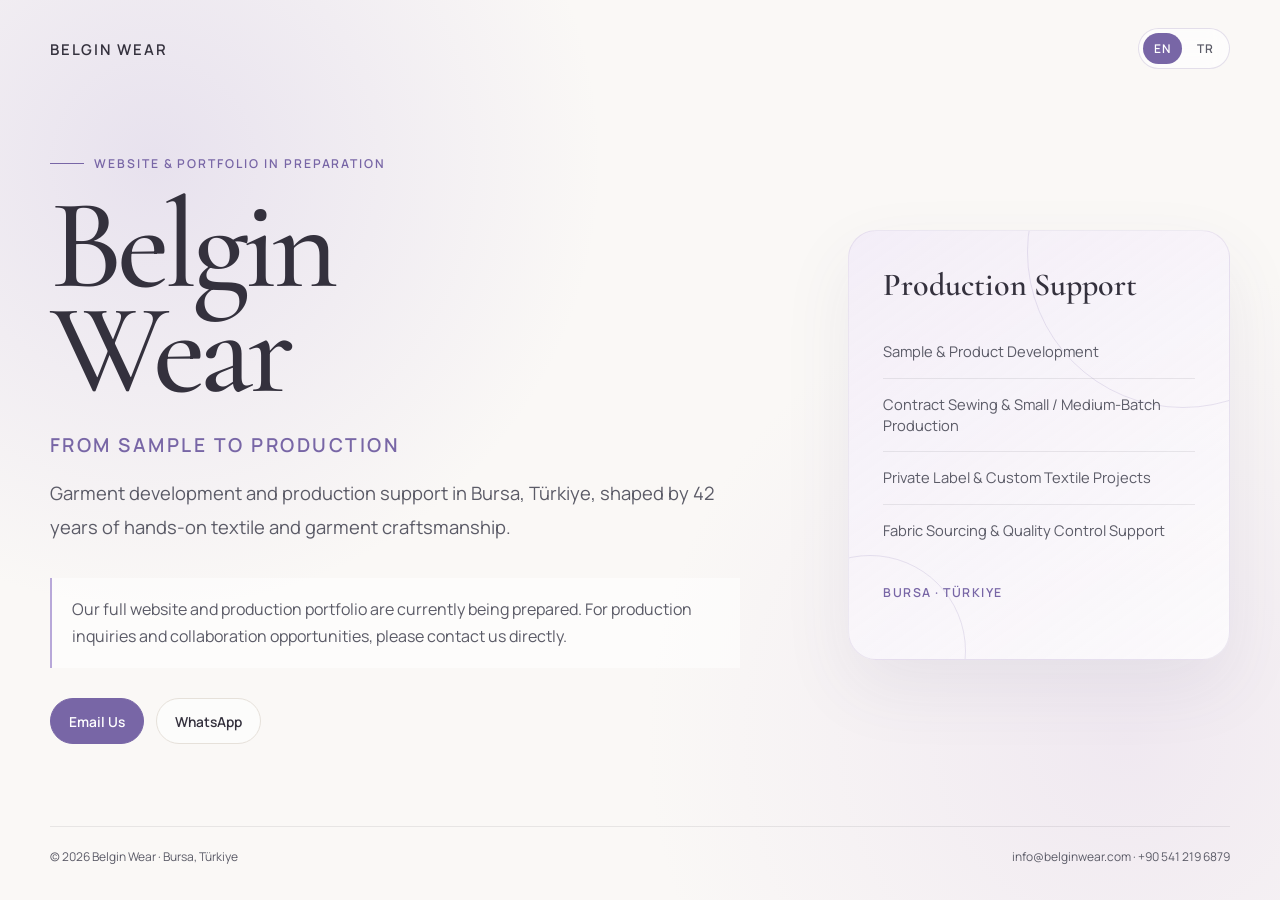
<file: index.html.html>
<!DOCTYPE html>
<html lang="en">
<head>
  <meta charset="UTF-8" />
  <meta name="viewport" content="width=device-width, initial-scale=1.0" />
  <title>Belgin Wear | Garment & Textile Production in Bursa, Türkiye</title>
  <meta name="description" content="Belgin Wear provides garment development and production support in Bursa, Türkiye, shaped by 42 years of hands-on textile and garment craftsmanship." />
  <meta name="robots" content="noindex, nofollow" />
  <link rel="canonical" href="https://belginwear.com/" />
  <meta property="og:type" content="website" />
  <meta property="og:site_name" content="Belgin Wear" />
  <meta property="og:title" content="Belgin Wear | From Sample to Production" />
  <meta property="og:description" content="Our full website and production portfolio are currently being prepared. For production inquiries and collaborations, contact Belgin Wear." />
  <meta property="og:url" content="https://belginwear.com/" />
  <meta name="theme-color" content="#FAF8F6" />
  <link rel="preconnect" href="https://fonts.googleapis.com" />
  <link rel="preconnect" href="https://fonts.gstatic.com" crossorigin />
  <link href="https://fonts.googleapis.com/css2?family=Cormorant+Garamond:wght@500;600&family=Manrope:wght@400;500;600&display=swap" rel="stylesheet" />
  <style>
    :root{--primary:#7866A6;--secondary:#8E7CC3;--lavender:#B8A8D9;--mauve:#DCCBE6;--lilac:#F2ECF7;--background:#FAF8F6;--stone:#E6E1DA;--text:#5B5B67;--heading:#34313D;--white:#FFFFFF;--max-width:1180px}
    *{box-sizing:border-box} html{scroll-behavior:smooth}
    body{margin:0;min-height:100vh;font-family:"Manrope",Arial,sans-serif;color:var(--text);background:radial-gradient(circle at 12% 18%,rgba(184,168,217,.28),transparent 28rem),radial-gradient(circle at 88% 82%,rgba(220,203,230,.34),transparent 30rem),var(--background)}
    a{color:inherit}.page{min-height:100vh;display:flex;flex-direction:column}
    .topbar{width:min(calc(100% - 40px),var(--max-width));margin:0 auto;padding:28px 0 12px;display:flex;justify-content:space-between;align-items:center;gap:24px}
    .brand{text-decoration:none;color:var(--heading);letter-spacing:.12em;font-size:.93rem;font-weight:600}
    .language-switch{display:inline-flex;gap:4px;padding:4px;border:1px solid rgba(120,102,166,.2);border-radius:999px;background:rgba(255,255,255,.62);backdrop-filter:blur(10px)}
    .language-switch button{border:0;background:transparent;color:var(--text);font:inherit;font-size:.75rem;font-weight:600;letter-spacing:.08em;padding:7px 11px;border-radius:999px;cursor:pointer}
    .language-switch button[aria-pressed="true"]{color:var(--white);background:var(--primary)}
    main{flex:1;display:grid;place-items:center;width:min(calc(100% - 40px),var(--max-width));margin:0 auto;padding:56px 0 72px}
    .hero{width:100%;display:grid;grid-template-columns:minmax(0,1.3fr) minmax(300px,.7fr);gap:clamp(42px,7vw,96px);align-items:center}
    .eyebrow{display:inline-flex;align-items:center;gap:10px;margin-bottom:22px;color:var(--primary);font-size:.76rem;font-weight:600;letter-spacing:.16em;text-transform:uppercase}
    .eyebrow::before{content:"";width:34px;height:1px;background:var(--primary)}
    h1{margin:0;font-family:"Cormorant Garamond",Georgia,serif;font-size:clamp(4.2rem,10vw,8.4rem);font-weight:500;line-height:.82;letter-spacing:-.045em;color:var(--heading)}
    .tagline{margin:28px 0 18px;color:var(--primary);font-size:clamp(1rem,2vw,1.2rem);font-weight:600;letter-spacing:.13em;text-transform:uppercase}
    .intro{max-width:690px;margin:0;font-size:clamp(1rem,1.7vw,1.15rem);line-height:1.85}
    .status{margin-top:34px;max-width:690px;padding:18px 20px;border-left:2px solid var(--lavender);background:rgba(255,255,255,.48);line-height:1.7}
    .actions{display:flex;flex-wrap:wrap;gap:12px;margin-top:30px}
    .button{min-height:46px;padding:12px 18px;border-radius:999px;display:inline-flex;align-items:center;justify-content:center;text-decoration:none;font-size:.86rem;font-weight:600;transition:transform 180ms ease,background-color 180ms ease,border-color 180ms ease}
    .button:hover,.button:focus-visible{transform:translateY(-2px)}
    .button-primary{background:var(--primary);color:var(--white);border:1px solid var(--primary)}
    .button-secondary{color:var(--heading);border:1px solid var(--stone);background:rgba(255,255,255,.58)}
    .panel{position:relative;overflow:hidden;min-height:430px;padding:34px;border:1px solid rgba(120,102,166,.12);border-radius:28px;background:linear-gradient(145deg,rgba(242,236,247,.92),rgba(255,255,255,.72));box-shadow:0 28px 70px rgba(82,71,110,.08)}
    .panel::before,.panel::after{content:"";position:absolute;border-radius:50%;border:1px solid rgba(120,102,166,.16)}
    .panel::before{width:310px;height:310px;top:-135px;right:-110px}.panel::after{width:190px;height:190px;bottom:-88px;left:-75px}
    .panel-inner{position:relative;z-index:1;height:100%;display:flex;flex-direction:column;justify-content:space-between}
    .panel-label{margin:0 0 22px;color:var(--heading);font-family:"Cormorant Garamond",Georgia,serif;font-size:2rem;font-weight:600}
    .service-list{list-style:none;margin:0;padding:0}.service-list li{padding:15px 0;border-bottom:1px solid rgba(91,91,103,.12);font-size:.92rem;line-height:1.45}.service-list li:last-child{border-bottom:0}
    .location{margin-top:28px;color:var(--primary);font-size:.77rem;font-weight:600;letter-spacing:.12em;text-transform:uppercase}
    footer{width:min(calc(100% - 40px),var(--max-width));margin:0 auto;padding:20px 0 34px;border-top:1px solid rgba(91,91,103,.12);display:flex;justify-content:space-between;gap:20px;font-size:.75rem;line-height:1.6}
    footer a{text-decoration:none}footer a:hover,footer a:focus-visible{text-decoration:underline}
    [data-lang-block]{display:none}[data-lang-block].active{display:block}
    @media(max-width:820px){.topbar{padding-top:22px}main{padding-top:40px}.hero{grid-template-columns:1fr;gap:42px}.panel{min-height:auto}h1{font-size:clamp(4rem,22vw,6.5rem)}footer{flex-direction:column}}
    @media(max-width:480px){.topbar,main,footer{width:min(calc(100% - 28px),var(--max-width))}.topbar{align-items:flex-start}.brand{font-size:.8rem}.panel{padding:26px 22px;border-radius:22px}.actions{flex-direction:column}.button{width:100%}}
    @media(prefers-reduced-motion:reduce){html{scroll-behavior:auto}*,*::before,*::after{transition-duration:.01ms!important;animation-duration:.01ms!important;animation-iteration-count:1!important}}
  </style>
</head>
<body>
  <div class="page">
    <header class="topbar">
      <a class="brand" href="/" aria-label="Belgin Wear home">BELGIN WEAR</a>
      <div class="language-switch" aria-label="Language">
        <button type="button" id="lang-en" aria-pressed="true">EN</button>
        <button type="button" id="lang-tr" aria-pressed="false">TR</button>
      </div>
    </header>

    <main>
      <section class="hero" aria-labelledby="page-title">
        <div>
          <div data-lang-block="en" class="active">
            <div class="eyebrow">Website & Portfolio in Preparation</div>
            <h1 id="page-title">Belgin<br />Wear</h1>
            <p class="tagline">From Sample to Production</p>
            <p class="intro">Garment development and production support in Bursa, Türkiye, shaped by 42 years of hands-on textile and garment craftsmanship.</p>
            <div class="status">Our full website and production portfolio are currently being prepared. For production inquiries and collaboration opportunities, please contact us directly.</div>
            <div class="actions">
              <a class="button button-primary" href="mailto:info@belginwear.com">Email Us</a>
              <a class="button button-secondary" href="https://wa.me/905416215518" target="_blank" rel="noopener noreferrer">WhatsApp</a>
            </div>
          </div>

          <div data-lang-block="tr">
            <div class="eyebrow">Web Sitesi & Portfolyo Hazırlanıyor</div>
            <h1>Belgin<br />Wear</h1>
            <p class="tagline">Numuneden Üretime</p>
            <p class="intro">Bursa, Türkiye’de 42 yıllık uygulamalı tekstil ve hazır giyim ustalığından beslenen ürün geliştirme ve üretim desteği.</p>
            <div class="status">Web sitemiz ve üretim portfolyomuz hazırlanıyor. Üretim talepleri ve iş birliği fırsatları için bizimle doğrudan iletişime geçebilirsiniz.</div>
            <div class="actions">
              <a class="button button-primary" href="mailto:info@belginwear.com">E-posta Gönder</a>
              <a class="button button-secondary" href="https://wa.me/905416215518" target="_blank" rel="noopener noreferrer">WhatsApp</a>
            </div>
          </div>
        </div>

        <aside class="panel" aria-label="Belgin Wear production services">
          <div class="panel-inner">
            <div data-lang-block="en" class="active">
              <p class="panel-label">Production Support</p>
              <ul class="service-list">
                <li>Sample & Product Development</li>
                <li>Contract Sewing & Small / Medium-Batch Production</li>
                <li>Private Label & Custom Textile Projects</li>
                <li>Fabric Sourcing & Quality Control Support</li>
              </ul>
              <div class="location">Bursa · Türkiye</div>
            </div>

            <div data-lang-block="tr">
              <p class="panel-label">Üretim Desteği</p>
              <ul class="service-list">
                <li>Numune & Ürün Geliştirme</li>
                <li>Fason Dikim & Küçük / Orta Ölçekli Üretim</li>
                <li>Private Label & Özel Tekstil Projeleri</li>
                <li>Kumaş Tedariki & Kalite Kontrol Desteği</li>
              </ul>
              <div class="location">Bursa · Türkiye</div>
            </div>
          </div>
        </aside>
      </section>
    </main>

    <footer>
      <span>© <span id="year"></span> Belgin Wear · Bursa, Türkiye</span>
      <span><a href="mailto:info@belginwear.com">info@belginwear.com</a> · <a href="tel:+905412196879">+90 541 219 6879</a></span>
    </footer>
  </div>

  <script>
    (function(){
      const enButton=document.getElementById("lang-en");
      const trButton=document.getElementById("lang-tr");
      const blocks=document.querySelectorAll("[data-lang-block]");
      function setLanguage(lang){
        document.documentElement.lang=lang;
        blocks.forEach(block=>block.classList.toggle("active",block.dataset.langBlock===lang));
        enButton.setAttribute("aria-pressed",String(lang==="en"));
        trButton.setAttribute("aria-pressed",String(lang==="tr"));
      }
      enButton.addEventListener("click",()=>setLanguage("en"));
      trButton.addEventListener("click",()=>setLanguage("tr"));
      document.getElementById("year").textContent=new Date().getFullYear();
    })();
  </script>
</body>
</html>
</file>
